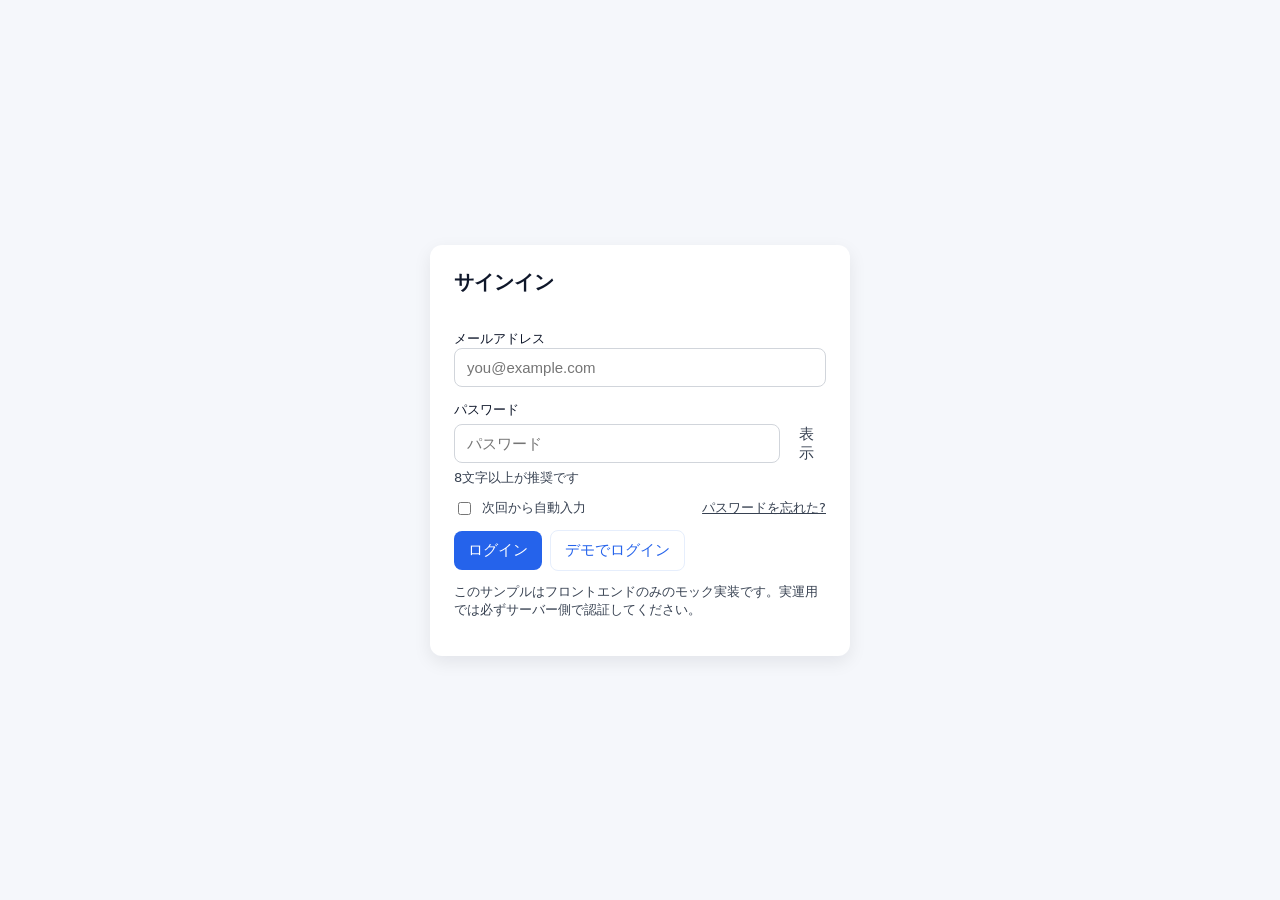
<file: public/login.html>
<!doctype html>
<html lang="ja">
<head>
  <meta charset="utf-8" />
  <meta name="viewport" content="width=device-width,initial-scale=1" />
  <title>ログインフォーム（サンプル）</title>
  <style>
    :root{--bg:#f5f7fb;--card:#ffffff;--accent:#2563eb;--danger:#dc2626;--text:#0f172a}
    *{box-sizing:border-box}
    body{margin:0;font-family:system-ui,-apple-system,Segoe UI,Roboto,"Helvetica Neue",Arial;background:var(--bg);color:var(--text);display:flex;align-items:center;justify-content:center;height:100vh;padding:16px}
    .card{background:var(--card);width:100%;max-width:420px;padding:24px;border-radius:12px;box-shadow:0 6px 18px rgba(2,6,23,0.08)}
    h1{margin:0 0 12px;font-size:20px}
    form{display:grid;gap:12px}
    label{font-size:13px}
    input[type="email"], input[type="password"], input[type="text"]{width:100%;padding:10px 12px;border:1px solid #d1d5db;border-radius:8px;font-size:15px}
    .row{display:flex;gap:8px;align-items:center;justify-content:space-between}
    .actions{display:flex;gap:8px;align-items:center}
    button{background:var(--accent);color:#fff;border:none;padding:10px 14px;border-radius:8px;font-size:15px;cursor:pointer}
    button:disabled{opacity:0.6;cursor:not-allowed}
    .secondary{background:transparent;color:var(--accent);border:1px solid #e6eefc}
    .small{font-size:13px;color:#374151}
    .error{color:var(--danger);font-size:13px}
    .success{color:green;font-size:14px}
    .pw-toggle{background:transparent;border:none;color:#374151;cursor:pointer;padding:6px;border-radius:6px}
    @media (max-width:420px){.card{padding:18px}}
  </style>
</head>
<body>
  <main class="card" role="main">
    <h1>サインイン</h1>

    <div id="message" aria-live="polite" style="min-height:1.25em"></div>

    <form id="loginForm" autocomplete="on" novalidate>
      <div>
        <label for="email">メールアドレス</label>
        <input id="email" name="email" type="email" inputmode="email" placeholder="you@example.com" required />
      </div>

      <div>
        <label for="password">パスワード</label>
        <div style="display:flex;gap:8px;align-items:center">
          <input id="password" name="password" type="password" placeholder="パスワード" required aria-describedby="pwHelp" />
          <button type="button" class="pw-toggle" id="togglePw" aria-label="パスワード表示切替">表示</button>
        </div>
        <div id="pwHelp" class="small">8文字以上が推奨です</div>
      </div>

      <div class="row">
        <label style="display:flex;align-items:center;gap:8px">
          <input id="remember" name="remember" type="checkbox" />
          <span class="small">次回から自動入力</span>
        </label>
        <a href="#" class="small" onclick="alert('パスワードリセットの実装はサーバー側で行います');return false">パスワードを忘れた?</a>
      </div>

      <div class="actions">
        <button id="submitBtn" type="submit">ログイン</button>
        <button id="demoBtn" type="button" class="secondary">デモでログイン</button>
      </div>
    </form>

    <p class="small" style="margin-top:12px">このサンプルはフロントエンドのみのモック実装です。実運用では必ずサーバー側で認証してください。</p>
  </main>

  <script>
    // シンプルなクライアント側のサンプル認証（モック）
    // 実運用ではサーバーに HTTPS で送信し、サーバー側で検証・セッション管理を行ってください。

    const loginForm = document.getElementById('loginForm');
    const messageEl = document.getElementById('message');
    const emailInput = document.getElementById('email');
    const pwInput = document.getElementById('password');
    const rememberChk = document.getElementById('remember');
    const togglePwBtn = document.getElementById('togglePw');
    const submitBtn = document.getElementById('submitBtn');
    const demoBtn = document.getElementById('demoBtn');

    // デモ用の有効な資格情報（例）
    const DEMO_CREDENTIALS = { email: 'user@example.com', password: 'password123' };

    // ページ読み込み時に「記憶」を復元
    window.addEventListener('DOMContentLoaded', () => {
      const saved = localStorage.getItem('demo_saved_email');
      if (saved) {
        emailInput.value = saved;
        rememberChk.checked = true;
      }
    });

    // パスワード表示切替
    togglePwBtn.addEventListener('click', () => {
      const isPw = pwInput.type === 'password';
      pwInput.type = isPw ? 'text' : 'password';
      togglePwBtn.textContent = isPw ? '非表示' : '表示';
      togglePwBtn.setAttribute('aria-pressed', isPw ? 'true' : 'false');
    });

    // 簡単な入力バリデーション
    function validate(email, password) {
      if (!email) return 'メールアドレスを入力してください。';
      if (!/^[^\s@]+@[^\s@]+\.[^\s@]+$/.test(email)) return '有効なメールアドレスを入力してください。';
      if (!password) return 'パスワードを入力してください。';
      if (password.length < 6) return 'パスワードは6文字以上にしてください。';
      return '';
    }

    // ログイン処理（モック）
    async function performLogin(email, password) {
      // 擬似的に非同期処理を模擬
      await new Promise(r => setTimeout(r, 600));

      // ここではハードコードされたデモ資格情報のみ許可
      if (email === DEMO_CREDENTIALS.email && password === DEMO_CREDENTIALS.password) {
        return { ok: true, token: 'demo-token-abc123' };
      }
      return { ok: false, error: 'メールアドレスまたはパスワードが間違っています。' };
    }

    loginForm.addEventListener('submit', async (ev) => {
      ev.preventDefault();
      messageEl.textContent = '';
      messageEl.className = '';

      const email = emailInput.value.trim();
      const password = pwInput.value;

      const vErr = validate(email, password);
      if (vErr) {
        messageEl.textContent = vErr;
        messageEl.className = 'error';
        return;
      }

      submitBtn.disabled = true;
      submitBtn.textContent = '検証中...';

      try {
        const res = await performLogin(email, password);
        if (res.ok) {
          messageEl.textContent = 'ログインに成功しました。';
          messageEl.className = 'success';

          // Remember 機能（メールアドレスのみ保存）
          if (rememberChk.checked) {
            localStorage.setItem('demo_saved_email', email);
          } else {
            localStorage.removeItem('demo_saved_email');
          }

          // 実運用ではここでトークンをセキュアに保存したり、リダイレクトします。
          // 例: window.location.href = '/dashboard';
        } else {
          messageEl.textContent = res.error || 'ログインに失敗しました。';
          messageEl.className = 'error';
        }
      } catch (err) {
        messageEl.textContent = '通信エラーが発生しました。';
        messageEl.className = 'error';
        console.error(err);
      } finally {
        submitBtn.disabled = false;
        submitBtn.textContent = 'ログイン';
      }
    });

    // デモボタンでデモ資格情報を自動入力してログイン（開発用）
    demoBtn.addEventListener('click', async () => {
      emailInput.value = DEMO_CREDENTIALS.email;
      pwInput.value = DEMO_CREDENTIALS.password;
      rememberChk.checked = true;
      // submit イベントを発火
      loginForm.dispatchEvent(new Event('submit', { bubbles: true, cancelable: true }));
    });
  </script>
</body>
</html>
</file>
